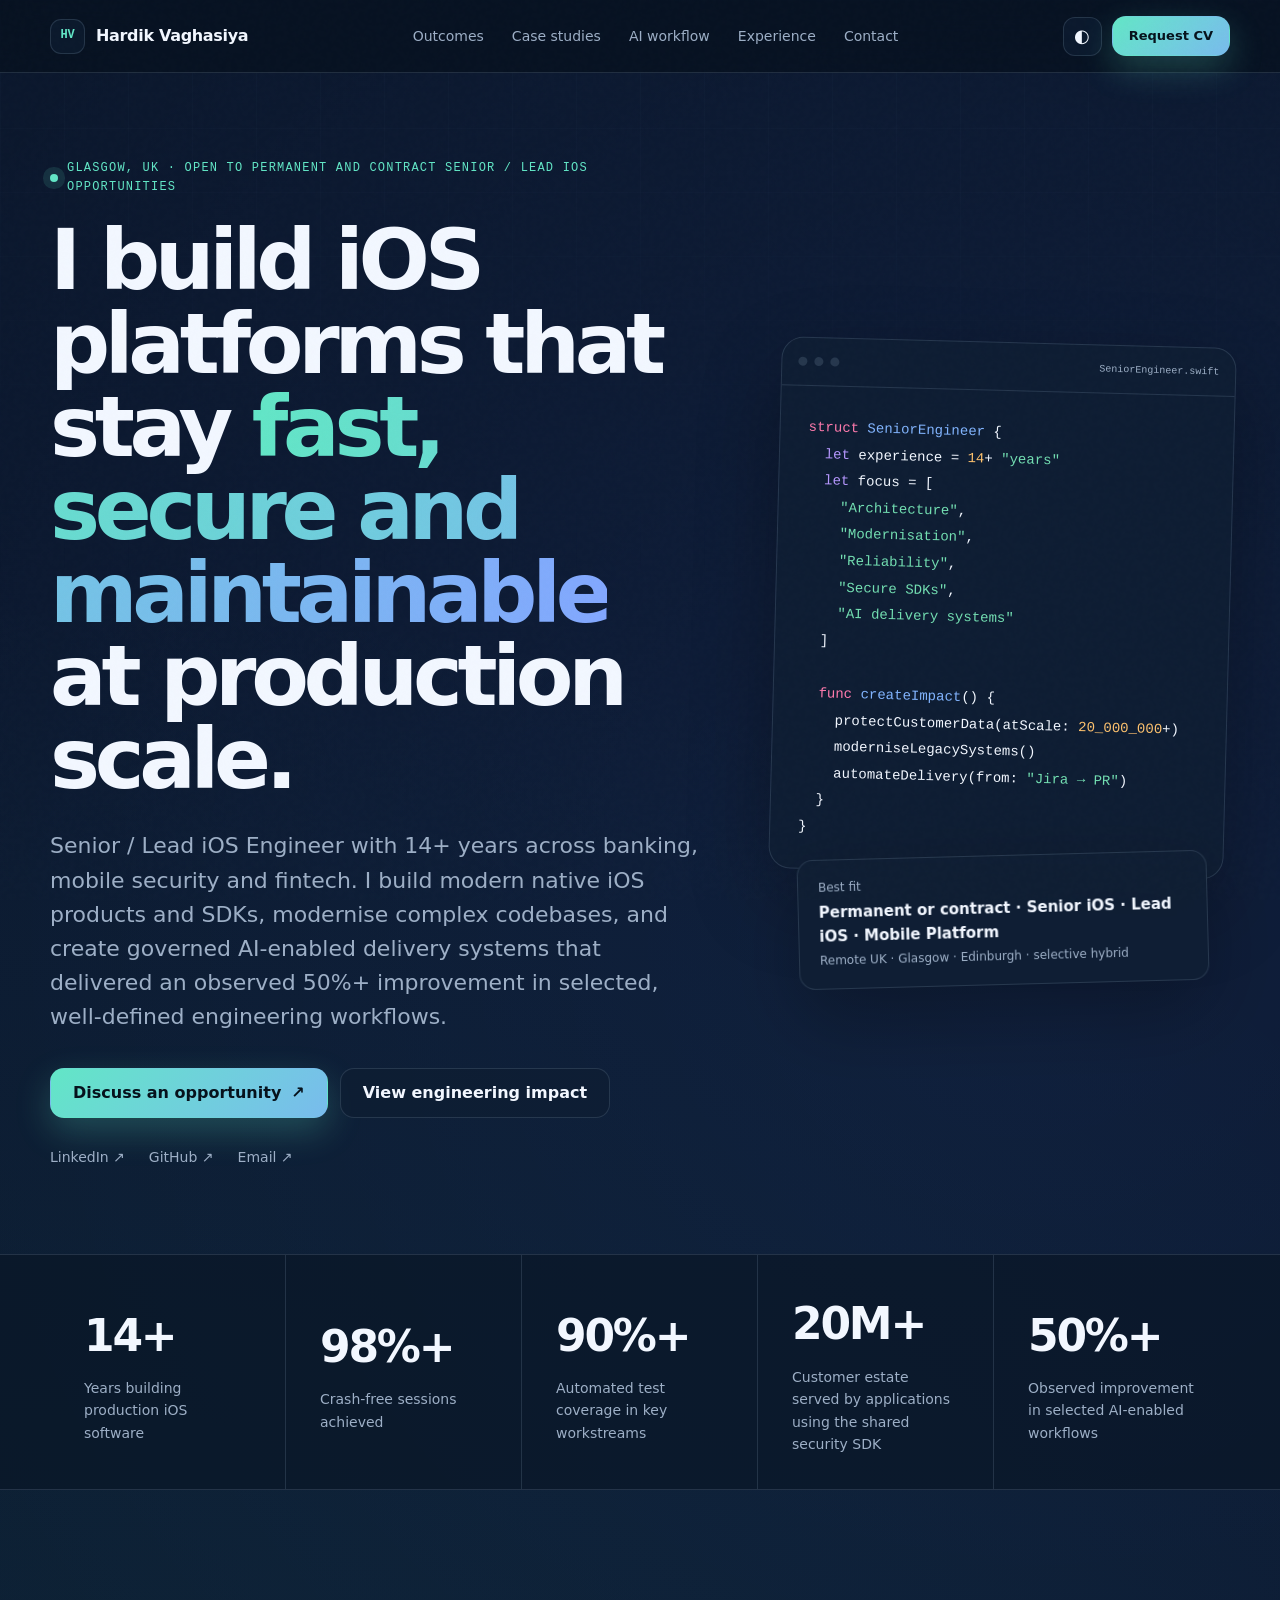
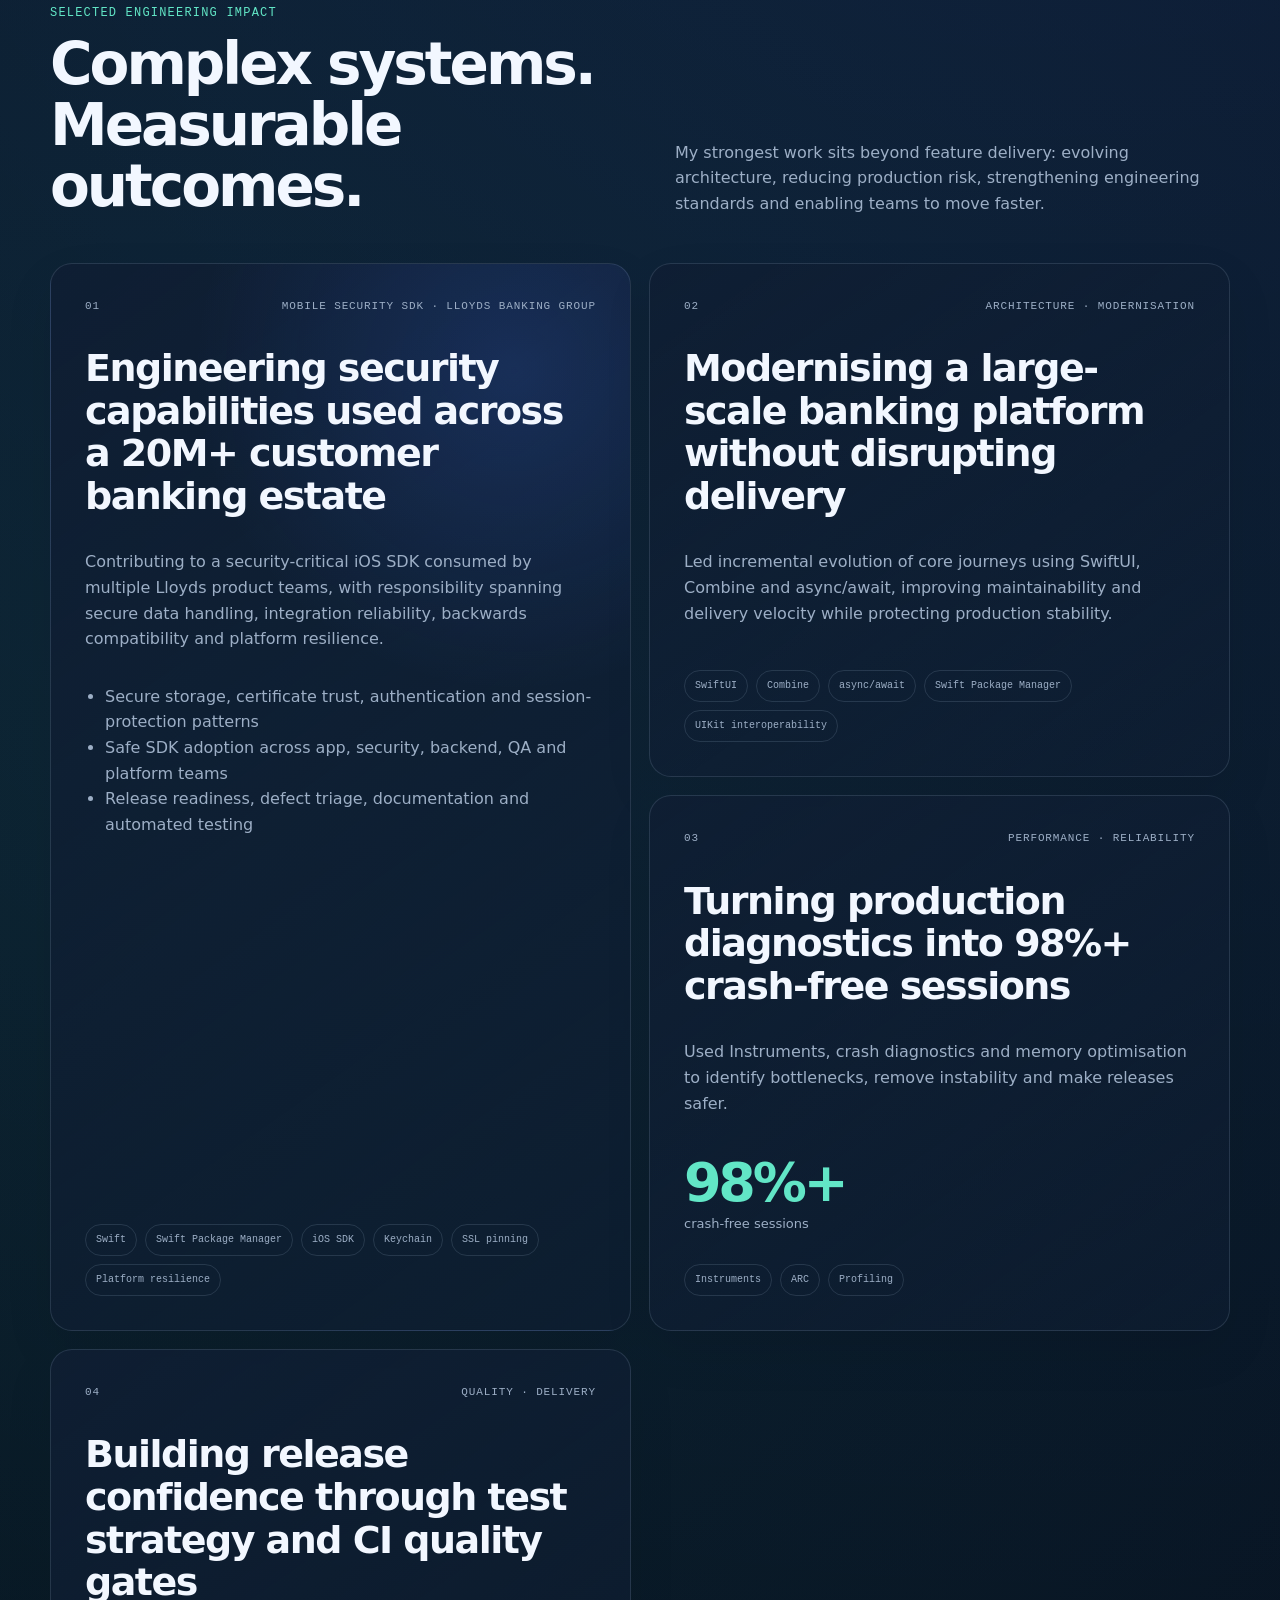
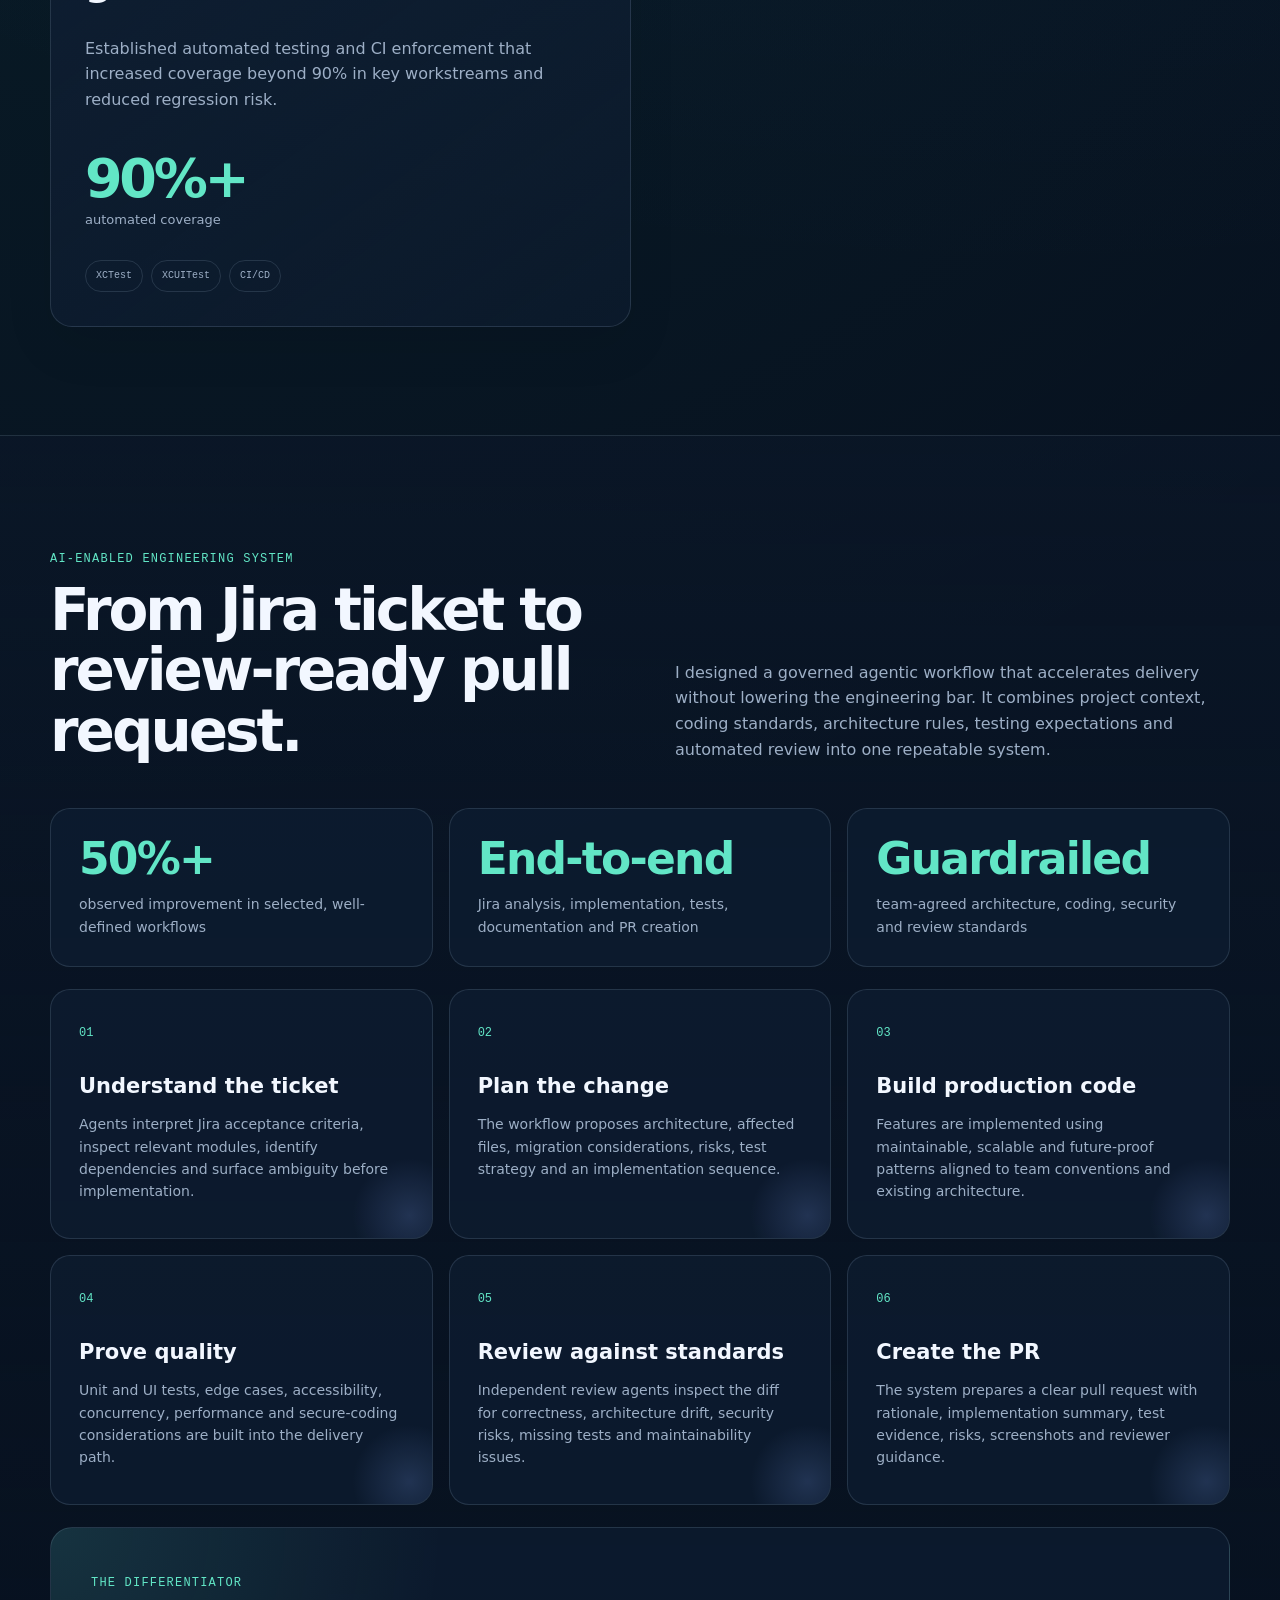
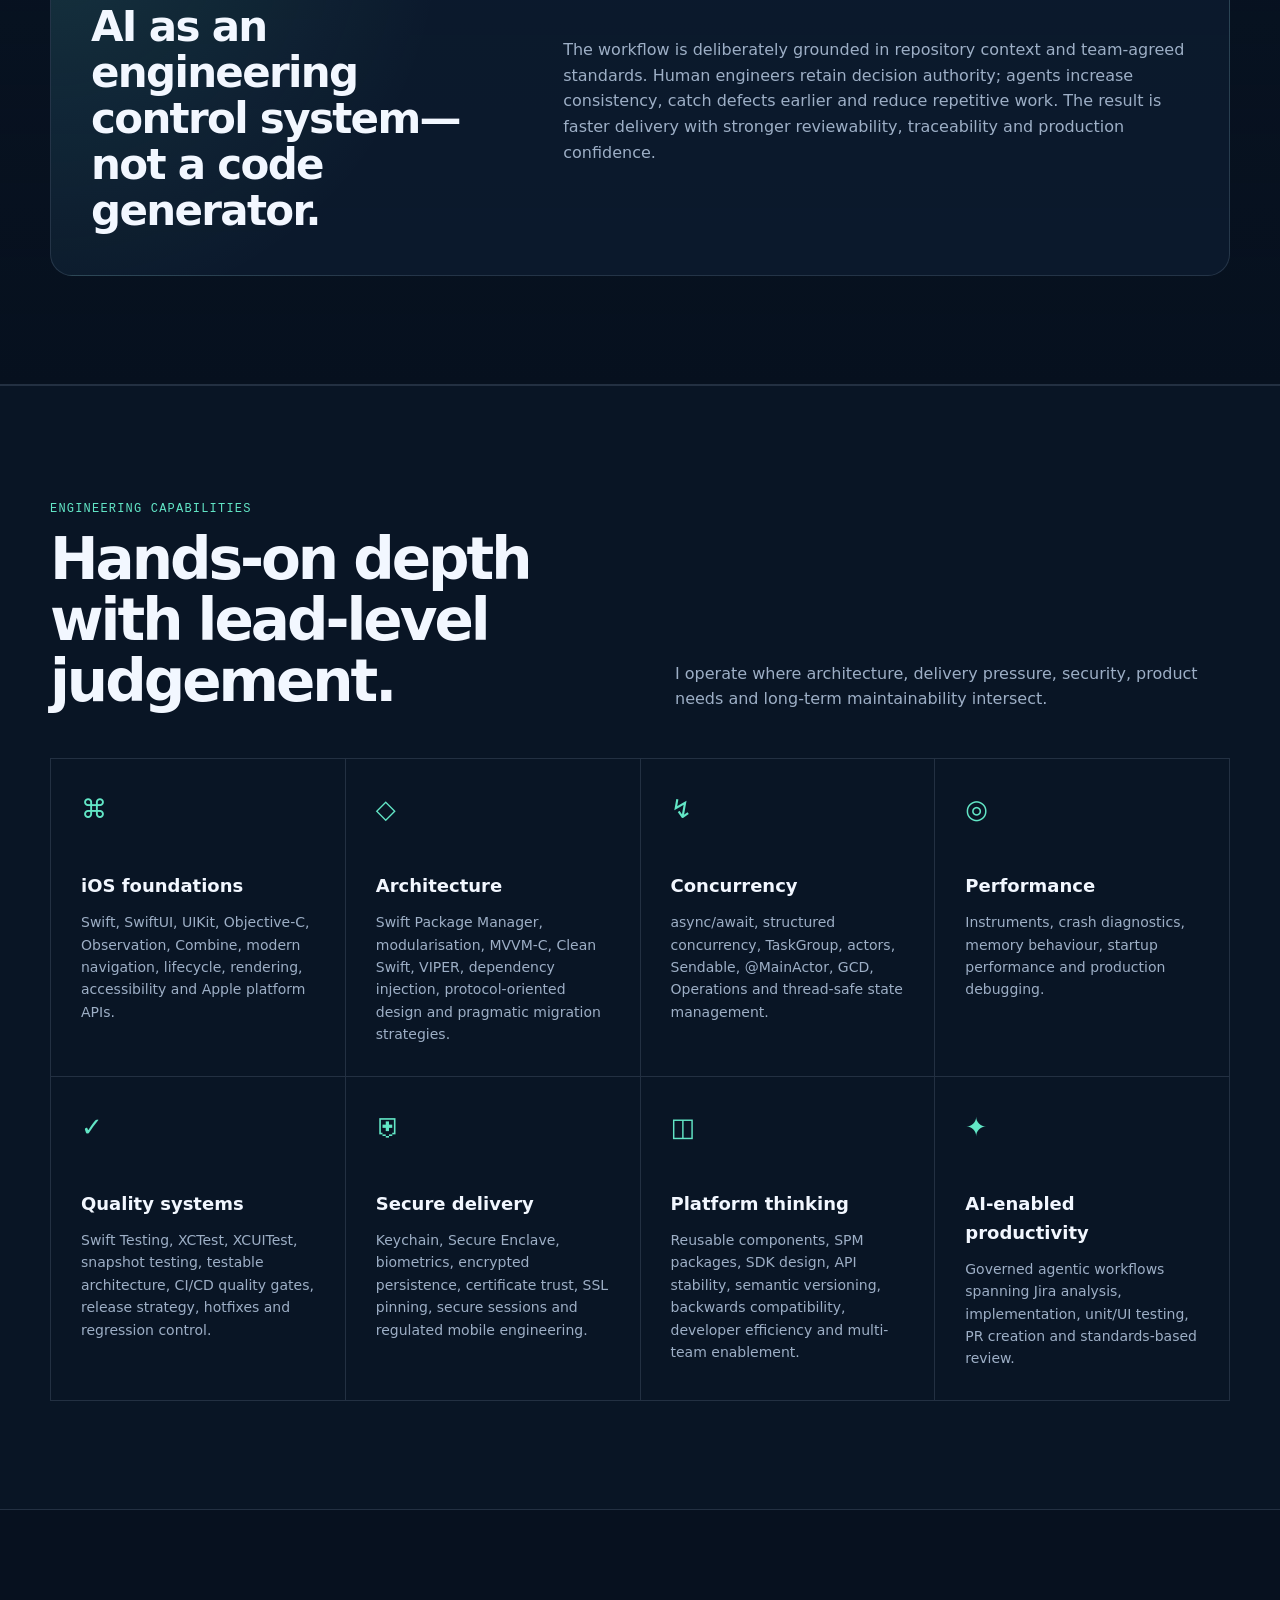
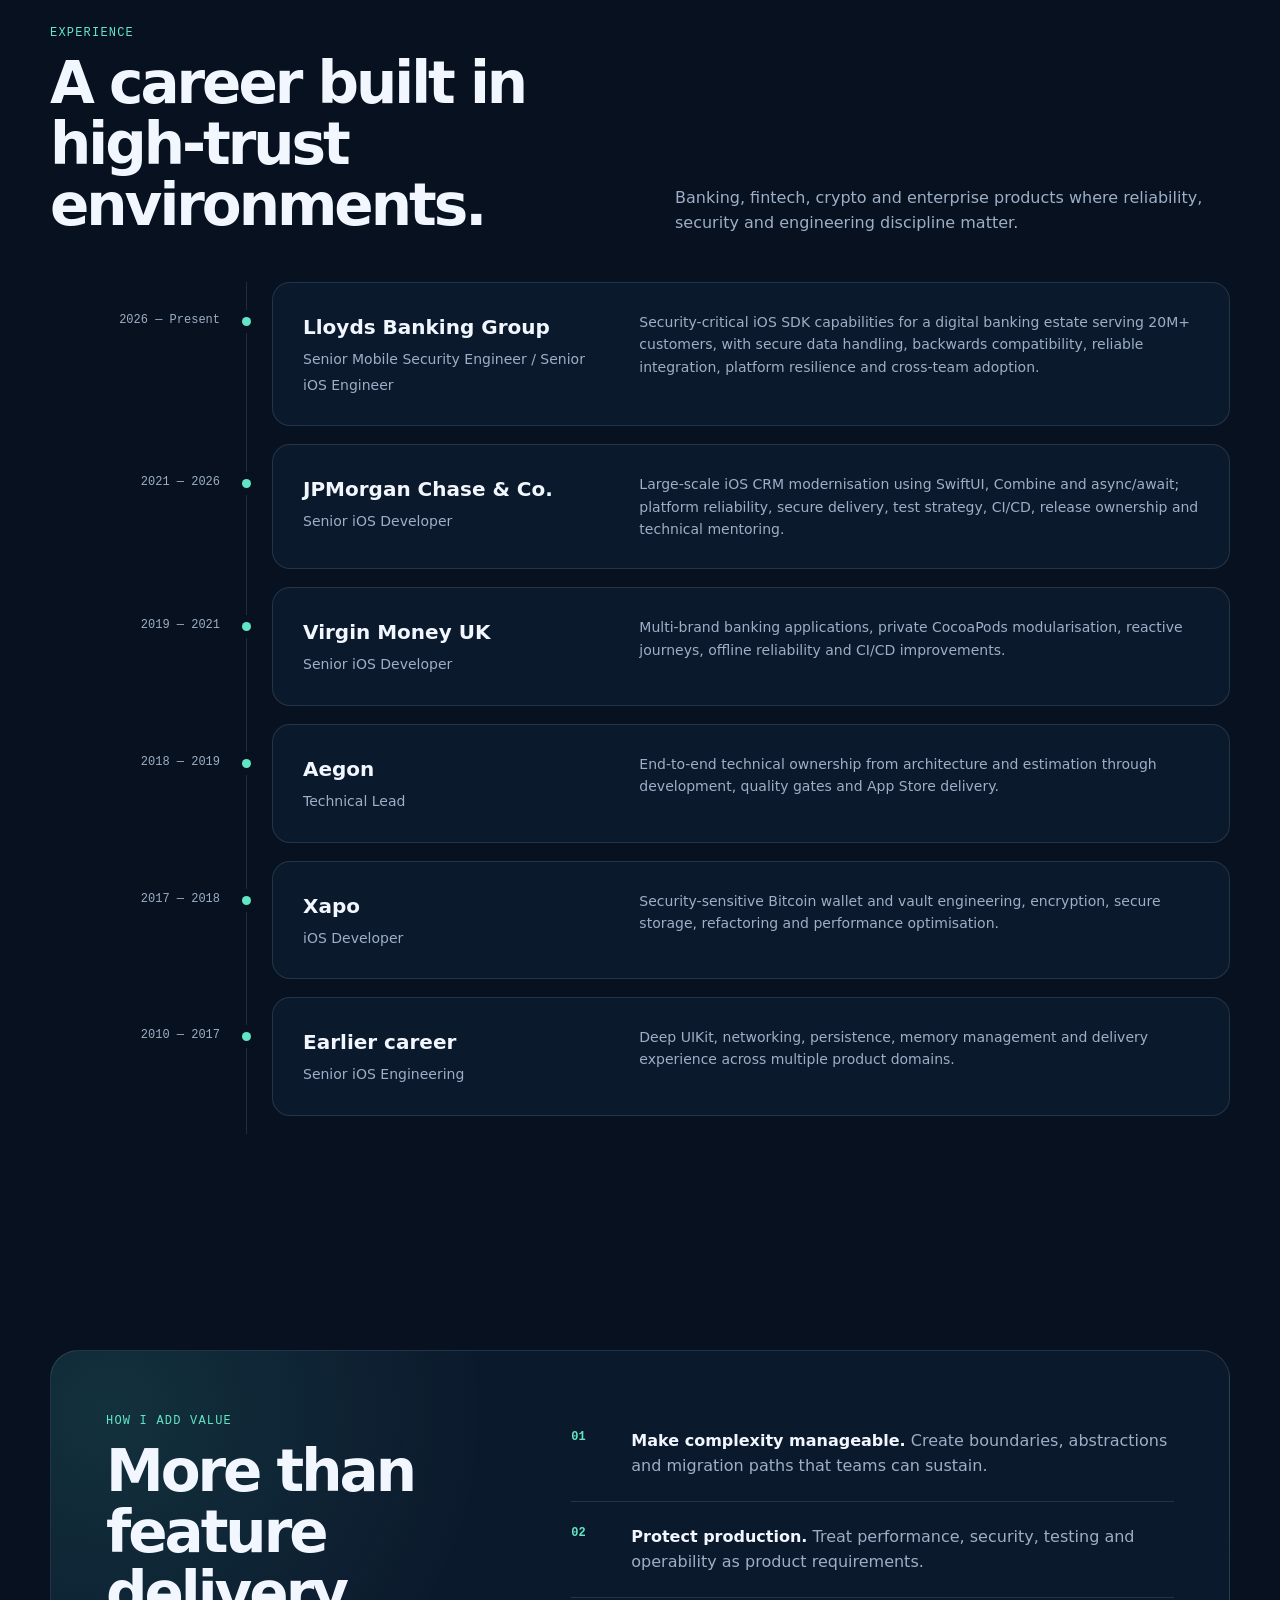
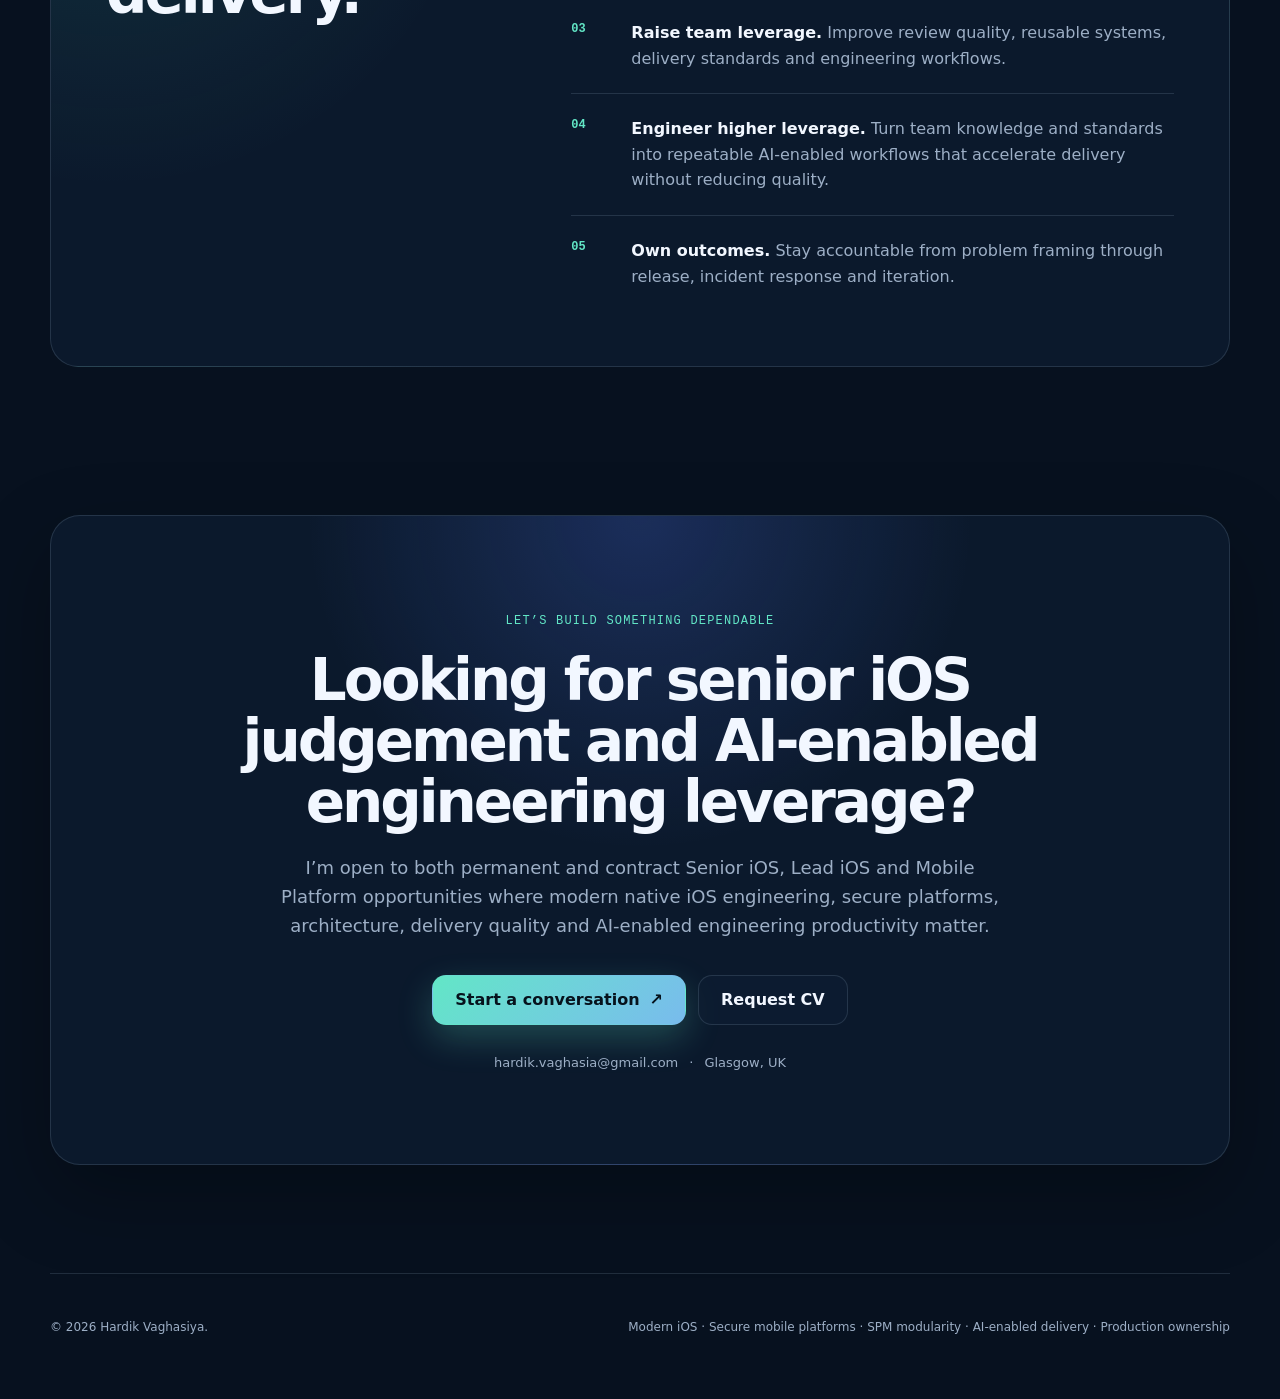
<file: index.html>
<!DOCTYPE html>
<html lang="en">
<head>
  <meta charset="UTF-8" />
  <meta name="viewport" content="width=device-width, initial-scale=1.0" />
  <meta name="description" content="Hardik Vaghasiya — Senior / Lead iOS Engineer specialising in secure mobile platforms, iOS architecture, AI-enabled delivery, modernisation and production reliability." />
  <meta name="theme-color" content="#07111f" />
  <link rel="canonical" href="https://hvaghasia.github.io/" />
  <link rel="icon" href="favicon.svg" type="image/svg+xml" />
  <link rel="manifest" href="site.webmanifest" />
  <meta property="og:title" content="Hardik Vaghasiya — Senior / Lead iOS Engineer" />
  <meta property="og:description" content="Secure mobile platforms. AI-enabled delivery. Production-grade iOS engineering." />
  <meta property="og:type" content="website" />
  <meta property="og:url" content="https://hvaghasia.github.io/" />
  <meta property="og:image" content="https://hvaghasia.github.io/social-preview.svg" />
  <meta property="og:image:width" content="1200" />
  <meta property="og:image:height" content="630" />
  <meta name="twitter:card" content="summary_large_image" />
  <meta name="twitter:image" content="https://hvaghasia.github.io/social-preview.svg" />
  <script type="application/ld+json">
  {
    "@context": "https://schema.org",
    "@type": "ProfilePage",
    "mainEntity": {
      "@type": "Person",
      "name": "Hardik Vaghasiya",
      "jobTitle": "Senior / Lead iOS Engineer",
      "url": "https://hvaghasia.github.io/",
      "email": "mailto:hardik.vaghasia@gmail.com",
      "sameAs": [
        "https://www.linkedin.com/in/hardik-vaghasiya-15037a16/",
        "https://github.com/hvaghasia"
      ],
      "address": {"@type": "PostalAddress", "addressLocality": "Glasgow", "addressCountry": "GB"}
    }
  }
  </script>
  <title>Hardik Vaghasiya — Senior / Lead iOS Engineer</title>
  <link rel="stylesheet" href="assets/css/base.css" />
  <link rel="stylesheet" href="assets/css/sections.css" />
  <link rel="stylesheet" href="assets/css/responsive.css" />
</head>
<body>
<a href="#main" class="skip-link">Skip to content</a>
<div class="noise" aria-hidden="true"></div>
<header class="site-header" id="top">
  <nav class="nav container" aria-label="Primary navigation">
    <a class="brand" href="#top" aria-label="Hardik Vaghasiya home"><span class="brand-mark">HV</span><span>Hardik Vaghasiya</span></a>
    <div class="nav-links"><a href="#impact">Outcomes</a><a href="#work">Case studies</a><a href="#ai-workflow">AI workflow</a><a href="#experience">Experience</a><a href="#contact">Contact</a></div>
    <div class="nav-actions"><button class="icon-btn" id="themeToggle" aria-label="Toggle colour theme" title="Toggle colour theme"><span aria-hidden="true">◐</span></button><a class="btn btn-small btn-primary" href="mailto:hardik.vaghasia@gmail.com?subject=CV%20request">Request CV</a></div>
  </nav>
</header>
<main id="main">
<noscript><section class="section container"><h1>Hardik Vaghasiya — Senior / Lead iOS Engineer</h1><p>Secure mobile platforms, modern iOS systems and governed AI-enabled delivery.</p><p>Please enable JavaScript to view the full portfolio.</p></section></noscript>
<div id="portfolio-content"></div>
</main>
<footer class="footer container"><p>© <span id="year"></span> Hardik Vaghasiya.</p><p>Modern iOS · Secure mobile platforms · SPM modularity · AI-enabled delivery · Production ownership</p></footer>
<script src="assets/js/loader.js" defer></script>
<script src="assets/js/main.js" defer></script>
</body>
</html>
</file>
<file: assets/css/base.css>
:root {
  --bg: #07111f;
  --bg-soft: #0b1728;
  --panel: rgba(15, 30, 51, .72);
  --panel-solid: #0f1e33;
  --text: #f2f7ff;
  --muted: #9dafc6;
  --line: rgba(168, 190, 217, .16);
  --accent: #62e6c6;
  --accent-2: #83a7ff;
  --shadow: 0 30px 80px rgba(0, 0, 0, .28);
  --radius: 22px;
  --max: 1180px;
}
:root.light {
  --bg: #f5f8fc; --bg-soft: #edf3f9; --panel: rgba(255,255,255,.78); --panel-solid: #fff;
  --text: #0c1828; --muted: #52647a; --line: rgba(24,52,81,.13); --accent: #087b67; --accent-2: #315de2;
  --shadow: 0 26px 70px rgba(18,43,70,.12);
}
*{box-sizing:border-box}html{scroll-behavior:smooth}body{margin:0;background:radial-gradient(circle at 80% 10%,rgba(71,120,255,.13),transparent 30%),radial-gradient(circle at 10% 25%,rgba(49,230,190,.08),transparent 25%),var(--bg);color:var(--text);font-family:Inter,system-ui,-apple-system,BlinkMacSystemFont,"Segoe UI",sans-serif;line-height:1.6;overflow-x:hidden}body::before{content:"";position:fixed;inset:0;pointer-events:none;background-image:linear-gradient(var(--line) 1px,transparent 1px),linear-gradient(90deg,var(--line) 1px,transparent 1px);background-size:64px 64px;mask-image:linear-gradient(to bottom,black,transparent 75%);opacity:.16;z-index:-1}.noise{position:fixed;inset:0;pointer-events:none;z-index:20;opacity:.035;background-image:url("data:image/svg+xml,%3Csvg viewBox='0 0 180 180' xmlns='http://www.w3.org/2000/svg'%3E%3Cfilter id='n'%3E%3CfeTurbulence type='fractalNoise' baseFrequency='.9' numOctaves='3' stitchTiles='stitch'/%3E%3C/filter%3E%3Crect width='100%25' height='100%25' filter='url(%23n)' opacity='.45'/%3E%3C/svg%3E")}a{color:inherit;text-decoration:none}button,a{-webkit-tap-highlight-color:transparent}.container{width:min(var(--max),calc(100% - 40px));margin-inline:auto}.section{padding:108px 0}.site-header{position:sticky;top:0;z-index:10;backdrop-filter:blur(16px);background:color-mix(in srgb,var(--bg) 78%,transparent);border-bottom:1px solid var(--line)}.nav{min-height:72px;display:flex;align-items:center;justify-content:space-between;gap:22px}.brand{display:flex;align-items:center;gap:11px;font-weight:750;letter-spacing:-.02em}.brand-mark{display:grid;place-items:center;width:35px;height:35px;border:1px solid var(--line);border-radius:11px;font-family:"JetBrains Mono",monospace;font-size:12px;color:var(--accent);background:var(--panel)}.nav-links{display:flex;gap:28px;color:var(--muted);font-size:14px}.nav-links a:hover{color:var(--text)}.nav-actions{display:flex;align-items:center;gap:10px}.icon-btn{width:39px;height:39px;border-radius:12px;border:1px solid var(--line);background:var(--panel);color:var(--text);cursor:pointer;font-size:18px}.btn{display:inline-flex;align-items:center;justify-content:center;gap:10px;min-height:50px;padding:0 22px;border-radius:14px;font-weight:700;border:1px solid transparent;transition:transform .2s ease,border-color .2s ease,background .2s ease}.btn:hover{transform:translateY(-2px)}.btn-small{min-height:40px;padding:0 16px;font-size:13px}.btn-primary{background:linear-gradient(135deg,var(--accent),color-mix(in srgb,var(--accent-2) 68%,var(--accent)));color:#06121c;box-shadow:0 13px 35px color-mix(in srgb,var(--accent) 24%,transparent)}.btn-secondary{border-color:var(--line);background:var(--panel)}.hero{min-height:calc(100vh - 72px);display:grid;grid-template-columns:1.18fr .82fr;align-items:center;gap:70px;padding-top:86px;padding-bottom:86px}.eyebrow,.kicker{font-family:"JetBrains Mono",monospace;text-transform:uppercase;letter-spacing:.1em;font-size:12px;color:var(--accent)}.eyebrow{display:flex;align-items:center;gap:9px;margin-bottom:22px}.status-dot{width:8px;height:8px;border-radius:99px;background:var(--accent);box-shadow:0 0 0 7px color-mix(in srgb,var(--accent) 12%,transparent)}h1{max-width:850px;margin:0;font-size:clamp(46px,6.6vw,84px);line-height:.99;letter-spacing:-.063em}.gradient-text{background:linear-gradient(100deg,var(--accent),var(--accent-2));-webkit-background-clip:text;color:transparent}.hero-lead{max-width:700px;margin:28px 0 0;color:var(--muted);font-size:clamp(18px,2vw,22px);line-height:1.55}.hero-actions{display:flex;flex-wrap:wrap;gap:12px;margin-top:34px}.hero-links{display:flex;flex-wrap:wrap;gap:24px;margin-top:28px;color:var(--muted);font-size:14px}.hero-links a:hover{color:var(--accent)}.hero-panel{position:relative}.code-window{border:1px solid var(--line);border-radius:var(--radius);overflow:hidden;background:color-mix(in srgb,var(--panel-solid) 92%,transparent);box-shadow:var(--shadow);transform:rotate(1.5deg)}.window-bar{height:48px;display:flex;align-items:center;gap:7px;padding:0 16px;border-bottom:1px solid var(--line);color:var(--muted)}.window-bar span{width:9px;height:9px;border-radius:50%;background:var(--line)}.window-bar small{margin-left:auto;font-family:"JetBrains Mono",monospace;font-size:10px}pre{margin:0;padding:28px;overflow:auto;font-family:"JetBrains Mono",monospace;font-size:clamp(12px,1.2vw,14px);line-height:1.9}.kw,.func{color:#ff7aad}.type,.call{color:#82b5ff}.prop{color:#b798ff}.num{color:#ffc36e}.str{color:#73dfb2}.availability-card{position:relative;width:90%;margin:-18px auto 0;padding:18px 20px;border-radius:16px;border:1px solid var(--line);background:color-mix(in srgb,var(--panel-solid) 92%,transparent);backdrop-filter:blur(14px);box-shadow:var(--shadow);transform:rotate(-1.5deg)}.availability-card span,.availability-card small{display:block;color:var(--muted);font-size:12px}.availability-card strong{display:block;margin:3px 0;font-size:15px}.stats-wrap{border-block:1px solid var(--line);background:color-mix(in srgb,var(--bg-soft) 72%,transparent)}.stats{display:grid;grid-template-columns:repeat(5,1fr)}.stats article{min-height:170px;padding:34px;border-right:1px solid var(--line);display:flex;flex-direction:column;justify-content:center}.stats article:last-child{border-right:0}.stats strong{font-size:clamp(28px,4vw,44px);letter-spacing:-.05em}.stats span{color:var(--muted);font-size:14px;max-width:190px;margin-top:6px}.section-heading{display:grid;grid-template-columns:1fr 1fr;gap:70px;align-items:end;margin-bottom:46px}.section-heading h2,.leadership-panel h2,.contact-card h2{font-size:clamp(35px,5vw,58px);line-height:1.05;letter-spacing:-.052em;margin:10px 0 0}.section-heading p{color:var(--muted);margin:0;max-width:540px}.skip-link{position:absolute;left:-9999px}.skip-link:focus{left:16px;top:16px;z-index:1000;padding:12px 16px;background:var(--accent);color:#06121c;border-radius:10px}
</file>
<file: assets/css/sections.css>
.case-grid{display:grid;grid-template-columns:1fr 1fr;gap:18px}.case-card{min-height:420px;padding:34px;border:1px solid var(--line);border-radius:var(--radius);background:linear-gradient(145deg,color-mix(in srgb,var(--panel-solid) 90%,transparent),color-mix(in srgb,var(--panel) 70%,transparent));display:flex;flex-direction:column;box-shadow:0 20px 50px rgba(0,0,0,.08);transition:transform .3s ease,border-color .3s ease}.case-card:hover{transform:translateY(-5px);border-color:color-mix(in srgb,var(--accent) 45%,var(--line))}.case-featured{grid-row:span 2;min-height:858px;background:radial-gradient(circle at 80% 10%,rgba(69,119,255,.18),transparent 30%),linear-gradient(145deg,color-mix(in srgb,var(--panel-solid) 95%,transparent),color-mix(in srgb,var(--panel) 75%,transparent))}.case-meta{display:flex;justify-content:space-between;color:var(--muted);font-family:"JetBrains Mono",monospace;font-size:11px;text-transform:uppercase;letter-spacing:.08em}.case-card h3{font-size:clamp(24px,3vw,38px);line-height:1.12;letter-spacing:-.04em;margin:32px 0 16px}.case-card p,.case-card li{color:var(--muted)}.case-card ul{padding-left:20px}.tech-row{display:flex;flex-wrap:wrap;gap:8px;margin-top:auto;padding-top:28px}.tech-row span{padding:7px 10px;border:1px solid var(--line);border-radius:999px;font-family:"JetBrains Mono",monospace;font-size:10px;color:var(--muted)}.metric{margin-top:auto;padding-top:24px}.metric strong{display:block;font-size:54px;line-height:1;color:var(--accent);letter-spacing:-.06em}.metric span{color:var(--muted);font-size:13px}.capability-section{background:color-mix(in srgb,var(--bg-soft) 76%,transparent);border-block:1px solid var(--line)}.capability-grid{display:grid;grid-template-columns:repeat(4,1fr);border-left:1px solid var(--line);border-top:1px solid var(--line)}.capability-grid article{padding:30px;min-height:245px;border-right:1px solid var(--line);border-bottom:1px solid var(--line)}.cap-icon{font-size:26px;color:var(--accent)}.capability-grid h3{margin:42px 0 10px;font-size:18px}.capability-grid p{margin:0;color:var(--muted);font-size:14px}.timeline{position:relative}.timeline::before{content:"";position:absolute;left:196px;top:0;bottom:0;width:1px;background:var(--line)}.timeline-item{display:grid;grid-template-columns:170px 1fr;gap:52px;padding:0 0 18px}.timeline-date{font-family:"JetBrains Mono",monospace;color:var(--muted);font-size:12px;padding-top:29px;text-align:right}.timeline-card{position:relative;display:grid;grid-template-columns:.7fr 1.3fr;gap:35px;padding:28px 30px;border:1px solid var(--line);border-radius:18px;background:var(--panel)}.timeline-card::before{content:"";position:absolute;left:-31px;top:34px;width:9px;height:9px;border-radius:50%;background:var(--accent);box-shadow:0 0 0 7px var(--bg)}.timeline-card h3{margin:0 0 3px;font-size:20px}.timeline-card span,.timeline-card p{color:var(--muted);font-size:14px}.timeline-card p{margin:0}.leadership-panel{display:grid;grid-template-columns:.78fr 1.22fr;gap:80px;padding:55px;border:1px solid var(--line);border-radius:28px;background:radial-gradient(circle at 5% 10%,rgba(74,218,184,.12),transparent 30%),var(--panel)}.leadership-list p{display:grid;grid-template-columns:45px 1fr;gap:15px;padding:22px 0;margin:0;border-bottom:1px solid var(--line)}.leadership-list p:last-child{border-bottom:0}.leadership-list strong{font-family:"JetBrains Mono",monospace;color:var(--accent);font-size:12px}.leadership-list span{color:var(--muted)}.leadership-list b{color:var(--text)}.contact-section{padding-top:40px}.contact-card{text-align:center;padding:90px 30px;border:1px solid var(--line);border-radius:30px;background:radial-gradient(circle at 50% 0,rgba(82,120,255,.22),transparent 38%),var(--panel);box-shadow:var(--shadow)}.contact-card h2{max-width:850px;margin:18px auto}.contact-card p{max-width:720px;margin:22px auto 0;color:var(--muted);font-size:18px}.contact-card .hero-actions{justify-content:center}.contact-details{display:flex;justify-content:center;gap:11px;margin-top:28px;color:var(--muted);font-size:13px}.contact-details a:hover{color:var(--accent)}.footer{display:flex;justify-content:space-between;padding:32px 0 50px;color:var(--muted);font-size:12px;border-top:1px solid var(--line)}.reveal{opacity:1;transform:translateY(22px);transition:opacity .7s ease,transform .7s ease}.js .reveal{opacity:0;transform:translateY(22px)}.js .reveal.visible{opacity:1;transform:none}.ai-section{border-block:1px solid var(--line);background:linear-gradient(180deg,color-mix(in srgb,var(--bg-soft) 74%,transparent),transparent)}.ai-impact-grid{display:grid;grid-template-columns:repeat(3,1fr);gap:16px;margin-bottom:22px}.ai-metric{padding:28px;border:1px solid var(--line);border-radius:20px;background:var(--panel)}.ai-metric strong{display:block;font-size:clamp(28px,4vw,44px);line-height:1;color:var(--accent);letter-spacing:-.04em}.ai-metric span{display:block;margin-top:12px;color:var(--muted);font-size:14px}.workflow{display:grid;grid-template-columns:repeat(3,1fr);gap:16px}.workflow-step{position:relative;min-height:250px;padding:28px;border:1px solid var(--line);border-radius:20px;background:var(--panel);overflow:hidden}.workflow-step::after{content:"";position:absolute;right:-35px;bottom:-35px;width:115px;height:115px;border-radius:50%;background:radial-gradient(circle,color-mix(in srgb,var(--accent-2) 18%,transparent),transparent 70%)}.workflow-step>span{font-family:"JetBrains Mono",monospace;color:var(--accent);font-size:12px}.workflow-step h3{margin:26px 0 10px;font-size:21px}.workflow-step p{margin:0;color:var(--muted);font-size:14px}.ai-principles{display:grid;grid-template-columns:.8fr 1.2fr;gap:55px;align-items:center;margin-top:22px;padding:40px;border:1px solid var(--line);border-radius:22px;background:radial-gradient(circle at 0 0,rgba(98,230,198,.12),transparent 32%),var(--panel)}.ai-principles h3{margin:10px 0 0;font-size:clamp(28px,4vw,42px);line-height:1.1;letter-spacing:-.04em}.ai-principles p{margin:0;color:var(--muted)}
</file>
<file: assets/css/responsive.css>
@media(max-width:960px){.nav-links{display:none}.hero{grid-template-columns:1fr;min-height:auto}.hero-panel{max-width:650px}.stats{grid-template-columns:1fr 1fr}.stats article:nth-child(2){border-right:0}.stats article:nth-child(-n+2){border-bottom:1px solid var(--line)}.section-heading,.leadership-panel{grid-template-columns:1fr;gap:30px}.case-grid{grid-template-columns:1fr}.case-featured{grid-row:auto;min-height:520px}.capability-grid{grid-template-columns:1fr 1fr}.timeline-card{grid-template-columns:1fr;gap:10px}.ai-impact-grid,.workflow{grid-template-columns:1fr 1fr}.ai-principles{grid-template-columns:1fr;gap:22px}}@media(max-width:640px){.container{width:min(100% - 26px,var(--max))}.section{padding:78px 0}.site-header .btn-small{display:none}.brand span:last-child{display:none}.hero{padding-top:58px;gap:50px}h1{font-size:48px}.hero-actions .btn{width:100%}.hero-links{gap:16px}.stats{grid-template-columns:1fr}.stats article{border-right:0;border-bottom:1px solid var(--line)!important;min-height:130px;padding:25px}.stats article:last-child{border-bottom:0!important}.case-card{padding:25px;min-height:430px}.case-featured{min-height:560px}.capability-grid,.ai-impact-grid,.workflow{grid-template-columns:1fr}.ai-principles{padding:28px}.timeline::before{left:5px}.timeline-item{grid-template-columns:1fr;padding-left:27px;gap:8px}.timeline-date{text-align:left;padding-top:0}.timeline-card{padding:22px}.timeline-card::before{left:-27px;top:29px}.leadership-panel{padding:30px 24px}.contact-card{padding:65px 22px}.contact-details,.footer{flex-direction:column}.footer{gap:4px}}@media(prefers-reduced-motion:reduce){*{scroll-behavior:auto!important;animation:none!important;transition:none!important}.reveal{opacity:1;transform:none}}
</file>
